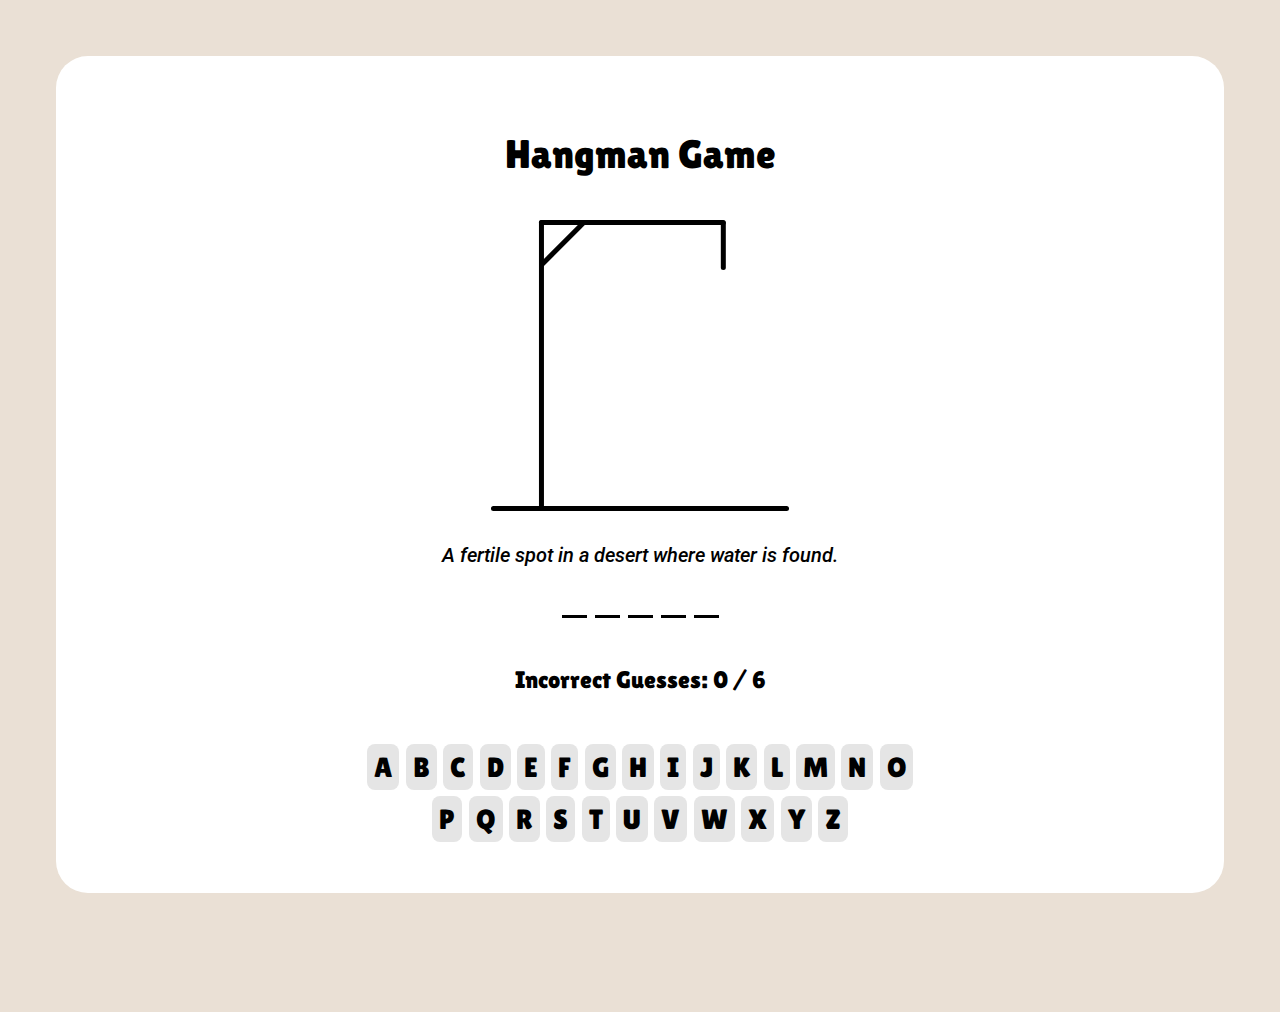
<file: index.html>
<!DOCTYPE html>
<html lang="en">
    <head>
        <title>Hangman Game</title>  
        <meta name="viewport" content="width=device-width, initial-scale=1.0">    
        <meta charset="UTF-8">
        <link rel="stylesheet" href="../css/style.css">
        <script src="https://code.jquery.com/jquery-3.7.1.min.js" defer></script>
        <script src="../js/word-list.js" defer></script>
        <script src="../js/game.js" defer></script>
        <script src="../js/popup.js" defer></script>
        <link href="https://fonts.googleapis.com/css2?family=Lilita+One&display=swap" rel="stylesheet">
        <link href="https://fonts.googleapis.com/css2?family=Roboto:ital,wght@0,100;0,300;0,400;0,500;0,700;0,900;1,100;1,300;1,400;1,500;1,700;1,900&display=swap" rel="stylesheet">
    </head>
    <body>
        <div id="wrapper">
            <header>
                    <h1 id="page-heading">Hangman Game</h1>
            </header>
            <main>
                <div id="content-box" class="content">
                    <div id="image-box"></div>
                    <div id="hint-box"></div>
                    <div id="letters-box"></div>
                    <div id="guesses-box"></div>
                    <div id="keyboard-ui"></div>
                </div>
            </main>
            <footer>
                <div id="footer-content"></div>
            </footer>
            <section id="pop-up">
                <div id="pop-up-content"></div>
            </section>
        </div>    
    </body>
</html>
</file>
<file: css/style.css>
#wrapper {
  background-color: white;
  border-radius: 2rem;
  padding: 3rem;
  margin: auto;
  max-width: 1320px;
  display: grid;
  justify-content: center;
}

* {
  font-family: "Lilita One", sans-serif;
  font-weight: 400;
  font-style: normal;
}

header h1 {
  font-size: 30px;
}

#hint-box {
  font-family: "Roboto", sans-serif;
  font-weight: 500;
  font-style: italic;
  font-size: 16px;
}

#guesses-box {
  font-size: 18px;
}

#keyboard-ui button {
  font-size: 16px;
  padding: 7px;
  margin: 0.1rem;
  border-radius: 8px;
  cursor: pointer;
  border: none;
  outline: none;
  text-transform: uppercase;
  background-color: #e5e5e5;
}
#keyboard-ui button:disabled {
  pointer-events: none;
}
#keyboard-ui button:hover {
  opacity: 0.6;
}

.letter {
  font-family: "Roboto", sans-serif;
  font-weight: 500;
  font-style: normal;
  font-size: 16px;
  text-align: center;
  text-transform: uppercase;
  border-bottom: solid 3px black;
  width: 16px;
}

.letter.guessed {
  border: transparent;
}

#pop-up-content h2 {
  font-size: 20px;
  margin-bottom: 1.5rem;
}
#pop-up-content p {
  font-family: "Roboto", sans-serif;
  font-weight: 500;
  font-style: normal;
  font-size: 16px;
}
#pop-up-content button {
  font-size: 16px;
  padding: 7px;
  margin-top: 1rem;
  border-radius: 8px;
  cursor: pointer;
  border: none;
  text-transform: uppercase;
}

@media (min-width: 1050px) {
  .letter {
    font-family: "Roboto", sans-serif;
    font-weight: 500;
    font-style: normal;
    font-size: 25px;
    text-align: center;
    text-transform: uppercase;
    border-bottom: solid 3px black;
    width: 25px;
  }
  #keyboard-ui button {
    font-size: 28px;
    margin: 0.2rem;
  }
  header h1 {
    font-size: 40px;
  }
  #hint-box {
    font-family: "Roboto", sans-serif;
    font-weight: 500;
    font-style: italic;
    font-size: 20px;
  }
  #guesses-box {
    font-size: 24px;
  }
  #pop-up-content h2 {
    font-size: 24px;
  }
  #pop-up-content p {
    font-size: 18px;
  }
  #pop-up-content button {
    font-size: 18px;
    padding: 0.8rem;
  }
}
body {
  background-color: #eae0d5;
  min-height: 100vh;
  padding: 3rem;
}

header {
  text-align: center;
  margin-bottom: 1rem;
}

#image-box {
  display: grid;
  justify-items: center;
}

#hint-box {
  text-align: center;
  margin: 2rem;
}

#guesses-box {
  text-align: center;
  margin-bottom: 3rem;
}

#letters-box ul {
  display: grid;
  grid-auto-flow: column;
  justify-content: center;
  gap: 0.3rem;
  margin-bottom: 3rem;
  margin-left: -2.5rem;
  list-style: none;
}

#keyboard-ui {
  display: flex;
  flex-wrap: wrap;
  margin: auto;
  justify-content: center;
  max-width: 380px;
}

@media (min-width: 1050px) {
  #letters-box ul {
    gap: 0.5rem;
  }
  #keyboard-ui {
    max-width: 580px;
  }
  #hint-box {
    margin-bottom: 3rem;
  }
}
main img {
  max-width: 50%;
  height: auto;
}

#pop-up img {
  max-width: 50%;
  height: auto;
}

@media (min-width: 1050px) {
  main img {
    max-width: 100%;
    height: auto;
  }
}
#pop-up {
  opacity: 0;
  display: none;
  position: fixed;
  top: 0px;
  left: 0px;
  width: 100vw;
  height: 100vh;
  z-index: 1000;
  background-color: rgba(0, 0, 0, 0.6);
}

#pop-up-content {
  position: absolute;
  left: 50%;
  top: 50%;
  transform: translate(-50%, -50%);
  max-width: 180px;
  min-width: 300px;
  padding: 3rem;
  border-radius: 20px;
  background-color: #eae0d5;
  text-align: center;
}

@media (min-width: 1050px) {
  #pop-up-content {
    max-width: 400px;
  }
}
</file>
